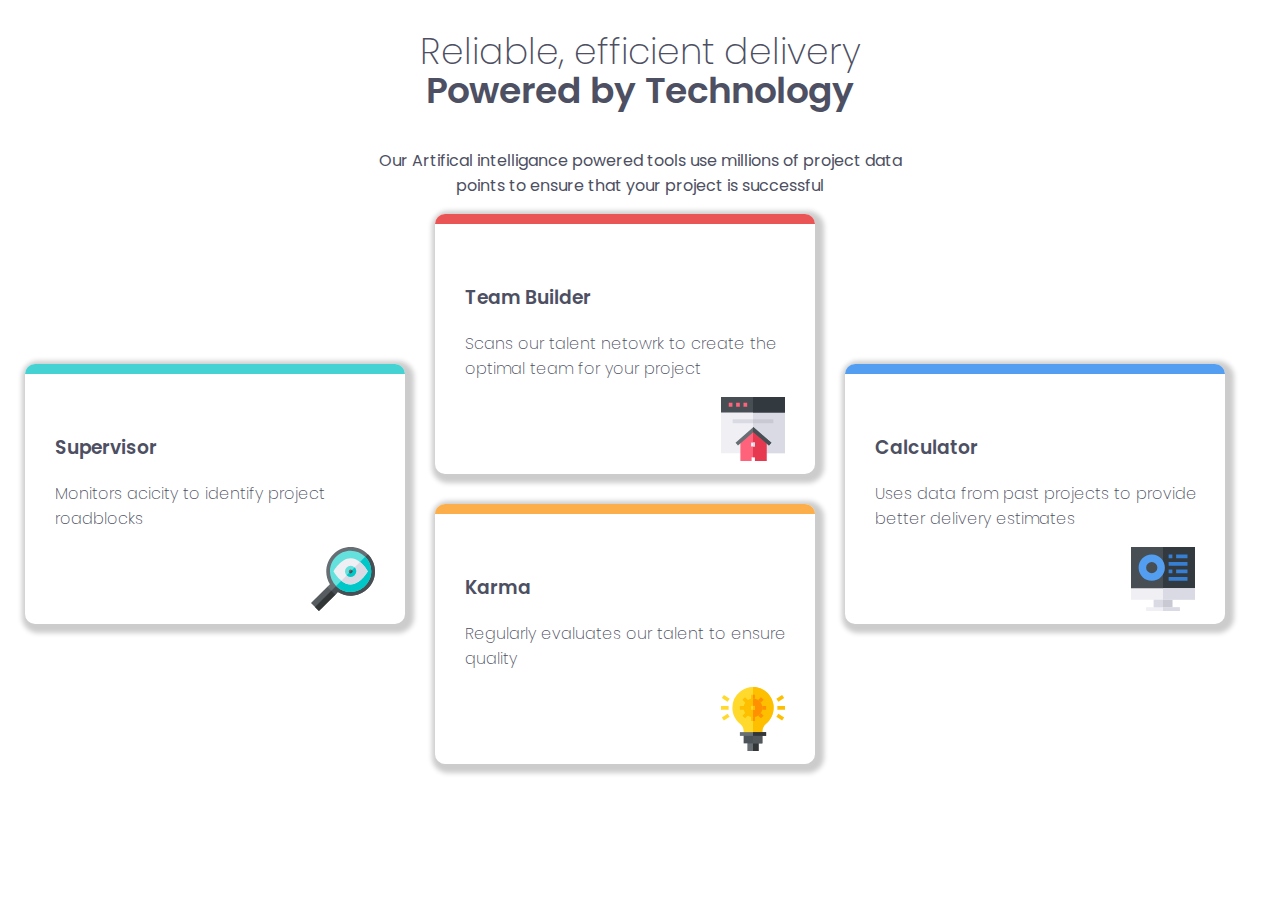
<file: index.html>
<!DOCTYPE html>
<html lang="en">
	<head>
		<meta charset="UTF-8" />
		<meta name="viewport" content="width=device-width, initial-scale=1.0" />
		<!-- displays site properly based on user's device -->

		<link
			rel="icon"
			type="image/png"
			sizes="32x32"
			href="./images/favicon-32x32.png"
		/>
		<link rel="stylesheet" href="index.css" />
		<link rel="preconnect" href="https://fonts.gstatic.com" />
    	<link rel="preconnect" href="https://fonts.gstatic.com">
   	 	<link href="https://fonts.googleapis.com/css2?family=Poppins:wght@600&display=swap" rel="stylesheet">
    	<link rel="preconnect" href="https://fonts.gstatic.com">
    	<link href="https://fonts.googleapis.com/css2?family=Poppins:wght@200&display=swap" rel="stylesheet">

		<title>Four Card Feature</title>
	</head>
	<body>
		<!-- Header containing the Title and Information -->
		<div class="header">
			<h1>Reliable, efficient delivery</h1>
			<h2>Powered by Technology</h1>
			<p>
				Our Artifical intelligance powered tools use millions of project data<br />
				points to ensure that your project is successful
			</p>
		</div>

		<!-- Cards Container -->
		<div class="cards-container">

			<!-- The application is split into 3 seperate columns -->

			<!-- Left Column -->
			<div class="side-column">

			<!-- Left Card -->
				<section class="card left">
					<div>
						<h3>Supervisor</h3>
						<p>Monitors acicity to identify project roadblocks</p>
					</div>
					<div class="img-container">
						<img src="images/icon-supervisor.svg" alt="supervisor" />
					</div>
				</section>
			</div>

			<!-- Middle Column -->
			<div class="column2">

				<!-- Top Card -->
          		<section class="card top">
					<div>
						<h3>Team Builder</h3>
						<p>
							Scans our talent netowrk to create the optimal team for your
							project
						</p>
					</div>
					<div class="img-container">
						<img src="images/icon-team-builder.svg" alt="team builder" />
					</div>
          		</section>

				  <!--Bottom Card  -->
				<section class="card bottom">
					<div>
						<h3>Karma</h3>
						<p>Regularly evaluates our talent to ensure quality</p>
					</div>
					<div class="img-container">
						<img src="images/icon-karma.svg" alt="karma" />
					</div>
				</section>
    		</div>

			<!-- Right column -->
			<div class="side-column">

				<!-- Right Card -->
				<section class="card right">
					<div>
						<h3>Calculator</h3>
						<p>
							Uses data from past projects to provide better delivery estimates
						</p>
					</div>
					<div class="img-container">
						<img src="images/icon-calculator.svg" alt="calculator" />
					</div>
				</section>
			</div>
		</div>
	</body>
</html>
</file>
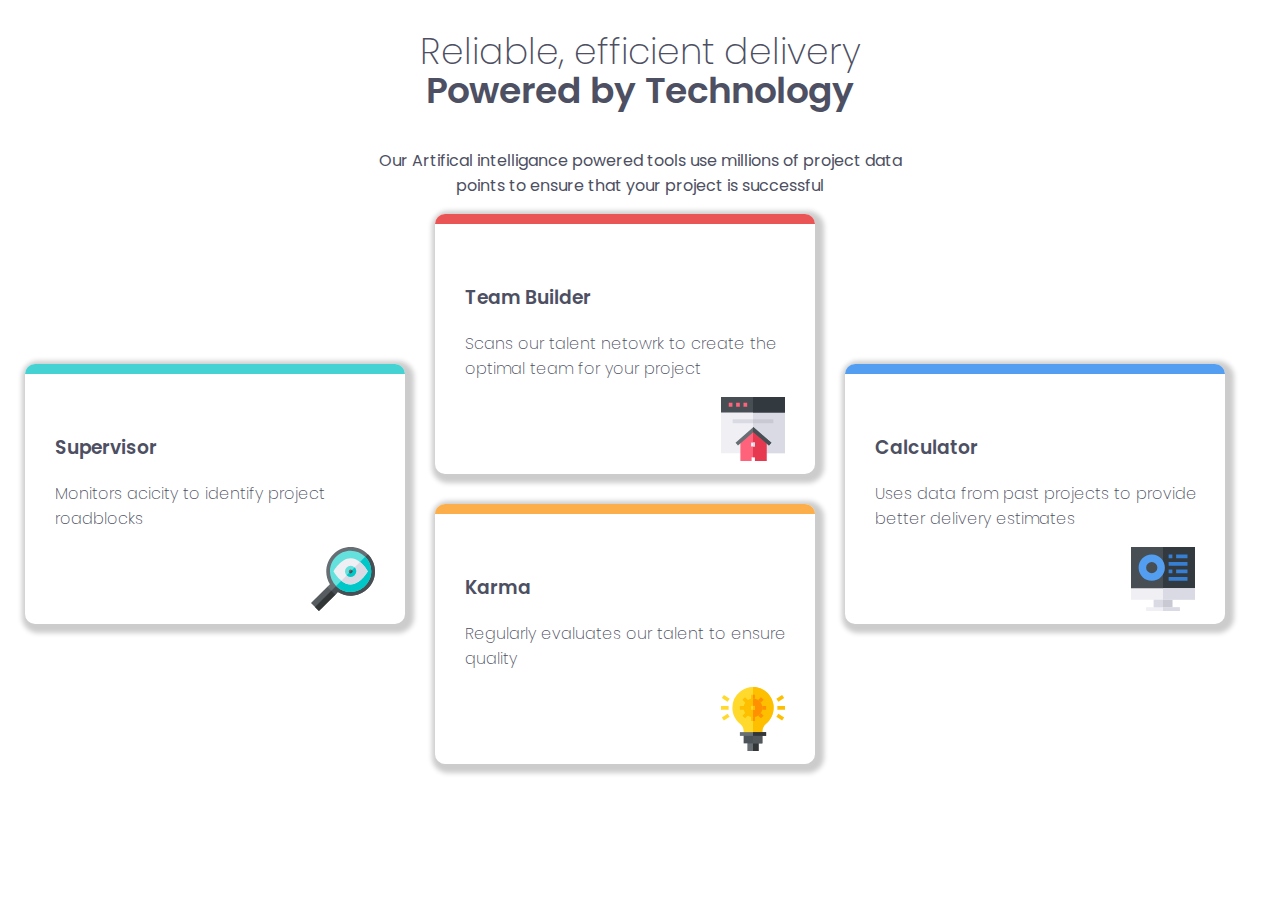
<file: four-card-feature-section-master/index.html>
<!DOCTYPE html>
<html lang="en">
	<head>
		<meta charset="UTF-8" />
		<meta name="viewport" content="width=device-width, initial-scale=1.0" />
		<!-- displays site properly based on user's device -->

		<link
			rel="icon"
			type="image/png"
			sizes="32x32"
			href="./images/favicon-32x32.png"
		/>
		<link rel="stylesheet" href="index.css" />
		<link rel="preconnect" href="https://fonts.gstatic.com" />
    <link rel="preconnect" href="https://fonts.gstatic.com">
    <link href="https://fonts.googleapis.com/css2?family=Poppins:wght@600&display=swap" rel="stylesheet">
    <link rel="preconnect" href="https://fonts.gstatic.com">
    <link href="https://fonts.googleapis.com/css2?family=Poppins:wght@200&display=swap" rel="stylesheet">

		<title>Four Card Feature</title>
	</head>
	<body>
		<div class="header">
			<h1>Reliable, efficient delivery</h1>
			<h2>Powered by Technology</h1>
			<p>
				Our Artifical intelligance powered tools use millions of project data<br />
				points to ensure that your project is successful
			</p>
		</div>
		<div class="cards">
			<div class="left-card">
				<div class="side-column">
					<div>
						<h3>Supervisor</h3>
						<p>Monitors acicity to identify project roadblocks</p>
					</div>
					<div class="img-container">
						<img src="images/icon-supervisor.svg" alt="supervisor" />
					</div>
				</div>
			</div>
				<div class="column2">
          <div class="card top">
					<div>
						<h3>Team Builder</h3>
						<p>
							Scans our talent netowrk to create the optimal team for your
							project
						</p>
					</div>
					<div class="img-container">
						<img src="images/icon-team-builder.svg" alt="team builder" />
					</div>
          </div>
				<div class="card bottom">
					<div>
						<h3>Karma</h3>
						<p>Regularly evaluates our talent to ensure quality</p>
					</div>
					<div class="img-container">
						<img src="images/icon-karma.svg" alt="karma" />
					</div>
				</div>
    </div>
			<div class="right-card">
				<div class="side-column">
					<div>
						<h3>Calculator</h3>
						<p>
							Uses data from past projects to provide better delivery estimates
						</p>
					</div>
					<div class="img-container">
						<img src="images/icon-calculator.svg" alt="calculator" />
					</div>
				</div>
			</div>
		</div>
	</body>
</html>
</file>
<file: index.css>
/* poppins */
/* @import url("https://fonts.googleapis.com/css2?family=Poppins:wght@200&display=swap"); */

body {
	text-align: center;
}

.img-container {
	margin: 0 auto;
	display: flex;
	flex-direction: row;
	justify-content: flex-end;
	padding-right: 30px;
}

.cards-container {
	display: flex;
	justify-content: center;
	text-align: left;
}

.card {
	width: 350px;
	height: 250px;
	margin-right: 30px;
	-moz-box-shadow: 3px 3px 5px 6px #ccc;
	-webkit-box-shadow: 3px 3px 5px 6px #ccc;
	box-shadow: 3px 3px 5px 6px #ccc;
	border-radius: 10px;
	padding-left: 30px;
}

.card h3 {
	font-family: Poppins;
	font-weight: 600;
	color: #4d4f62;
	padding-top: 40px;
}

.card p {
	font-family: Poppins;
	font-weight: 200;
	color: #4d4f62;
}

.card.left {
	margin-top: 150px;
	border-top: solid 10px #44d3d2;
}

.card.right {
	margin-top: 150px;
	border-top: solid 10px #549ef2;
}

.card.top {
	border-top: solid 10px #ea5454;
	margin-bottom: 30px;
}

.card.bottom {
	border-top: solid 10px #fcae4a;
}

.header {
	color: #4d4f62;
}

.header h1 {
	font-family: Poppins;
	font-size: 36px;
	font-weight: 200;
}

.header h2 {
	font-family: Poppins;
	font-size: 36px;
	font-weight: 600;
	margin-top: -40px;
}

.header p {
	font-family: Poppins;
	font-weight: 400;
}

/* Mobile Styling */
@media (max-width: 480px) and (min-width: 320px) {
	.header {
		font-family: Poppins;
		font-weight: 200;
		font-size: 20px;
	}

	.cards-container {
		display: flex;
		flex-direction: column;
		color: red;
	}

	.card.left {
		margin: 0 auto;
		margin-bottom: 30px;
	}

	.card.top {
		margin: 0 auto;
		margin-bottom: 30px;
	}

	.card.bottom {
		margin: 0 auto;
		margin-bottom: 30px;
	}

	.card.right {
		margin: 0 auto;
		margin-bottom: 30px;
	}
}
</file>
<file: four-card-feature-section-master/index.css>
/* poppins */
/* @import url("https://fonts.googleapis.com/css2?family=Poppins:wght@200&display=swap"); */

body {
	text-align: center;
}

.img-container {
	margin: 0 auto;
	display: flex;
	flex-direction: row;
	justify-content: flex-end;
	padding-right: 30px;
}

.card.top {
	border-top: solid 10px #ea5454;
	margin-bottom: 30px;
}

.card.bottom {
	border-top: solid 10px #fcae4a;
}

.cards {
	display: flex;
	justify-content: center;
	text-align: left;
}

.card {
	width: 350px;
	height: 250px;
	margin-right: 30px;
	-moz-box-shadow: 3px 3px 5px 6px #ccc;
	-webkit-box-shadow: 3px 3px 5px 6px #ccc;
	box-shadow: 3px 3px 5px 6px #ccc;
	border-radius: 10px;
	padding-left: 30px;
}

.card h3 {
	font-family: Poppins;
	font-weight: 600;
	color: #4d4f62;
	padding-top: 40px;
}

.card p {
	font-family: Poppins;
	font-weight: 200;
	color: #4d4f62;
}

.left-card {
	width: 350px;
	height: 250px;
	margin-right: 30px;
	margin-top: 150px;
	-moz-box-shadow: 3px 3px 5px 6px #ccc;
	-webkit-box-shadow: 3px 3px 5px 6px #ccc;
	box-shadow: 3px 3px 5px 6px #ccc;
	border-radius: 10px;
	border-top: solid 10px #44d3d2;
	padding-left: 30px;
}

.left-card h3 {
	font-family: Poppins;
	font-weight: 600;
	color: #4d4f62;
	padding-top: 40px;
}

.left-card p {
	font-family: Poppins;
	font-weight: 200;
	color: #4d4f62;
}

.right-card {
	width: 350px;
	height: 250px;
	margin-right: 30px;
	margin-top: 150px;
	-moz-box-shadow: 3px 3px 5px 6px #ccc;
	-webkit-box-shadow: 3px 3px 5px 6px #ccc;
	box-shadow: 3px 3px 5px 6px #ccc;
	border-radius: 10px;
	border-top: solid 10px #549ef2;
	padding-left: 30px;
}

.right-card h3 {
	font-family: Poppins;
	font-weight: 600;
	color: #4d4f62;
	padding-top: 40px;
}

.right-card p {
	font-family: Poppins;
	font-weight: 200;
	color: #4d4f62;
}

.header {
	color: #4d4f62;
}

.header h1 {
	font-family: Poppins;
	font-size: 36px;
	font-weight: 200;
}

.header h2 {
	font-family: Poppins;
	font-size: 36px;
	font-weight: 600;
	margin-top: -40px;
}

.header p {
	font-family: Poppins;
	font-weight: 400;
}

/* Mobile Styling */
@media (max-width: 480px) {
	.header {
		font-family: Poppins;
		font-weight: 200;
		font-size: 20px;
	}

	.cards {
		display: flex;
		flex-direction: column;
	}

	.left-card {
		margin: 0 auto;
		margin-bottom: 30px;
	}

	.card.top {
		margin: 0 auto;
		margin-bottom: 30px;
	}

	.card.bottom {
		margin: 0 auto;
		margin-bottom: 30px;
	}

	.right-card {
		margin: 0 auto;
		margin-bottom: 30px;
	}
}
</file>
